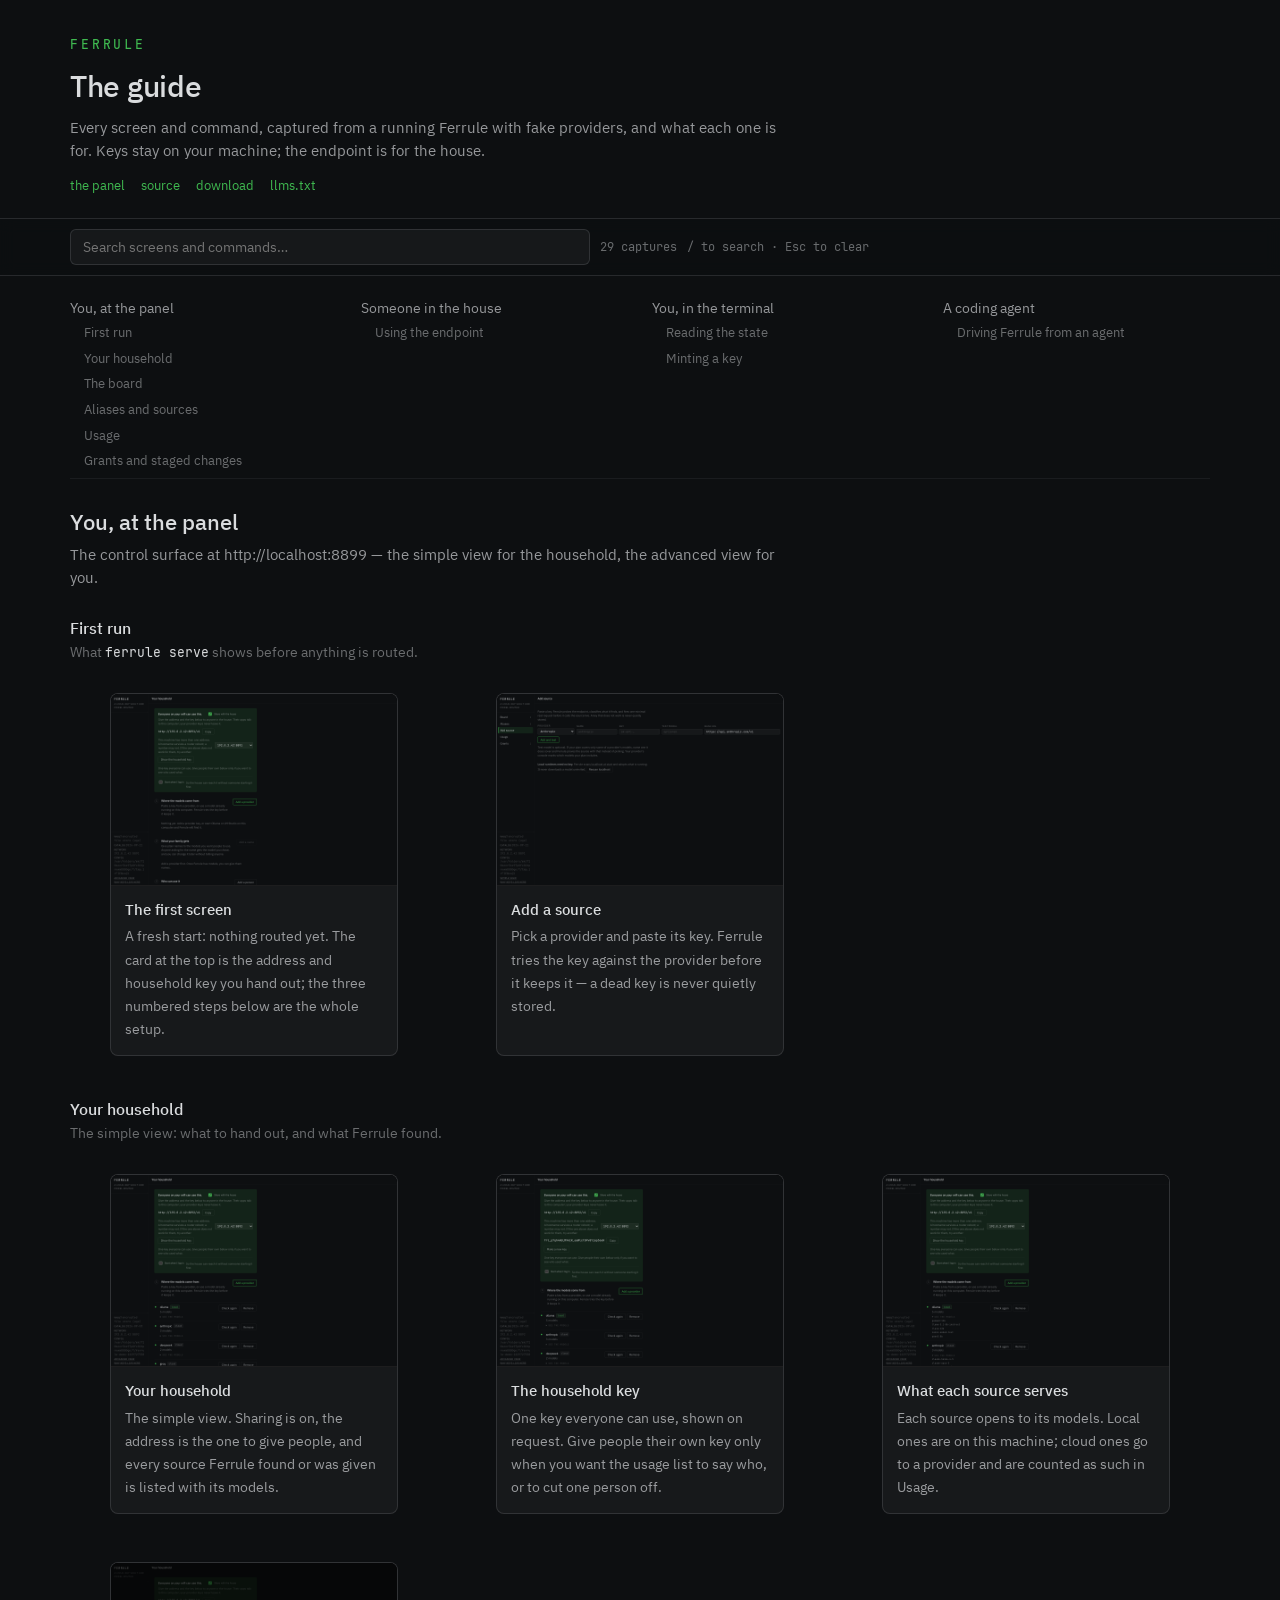
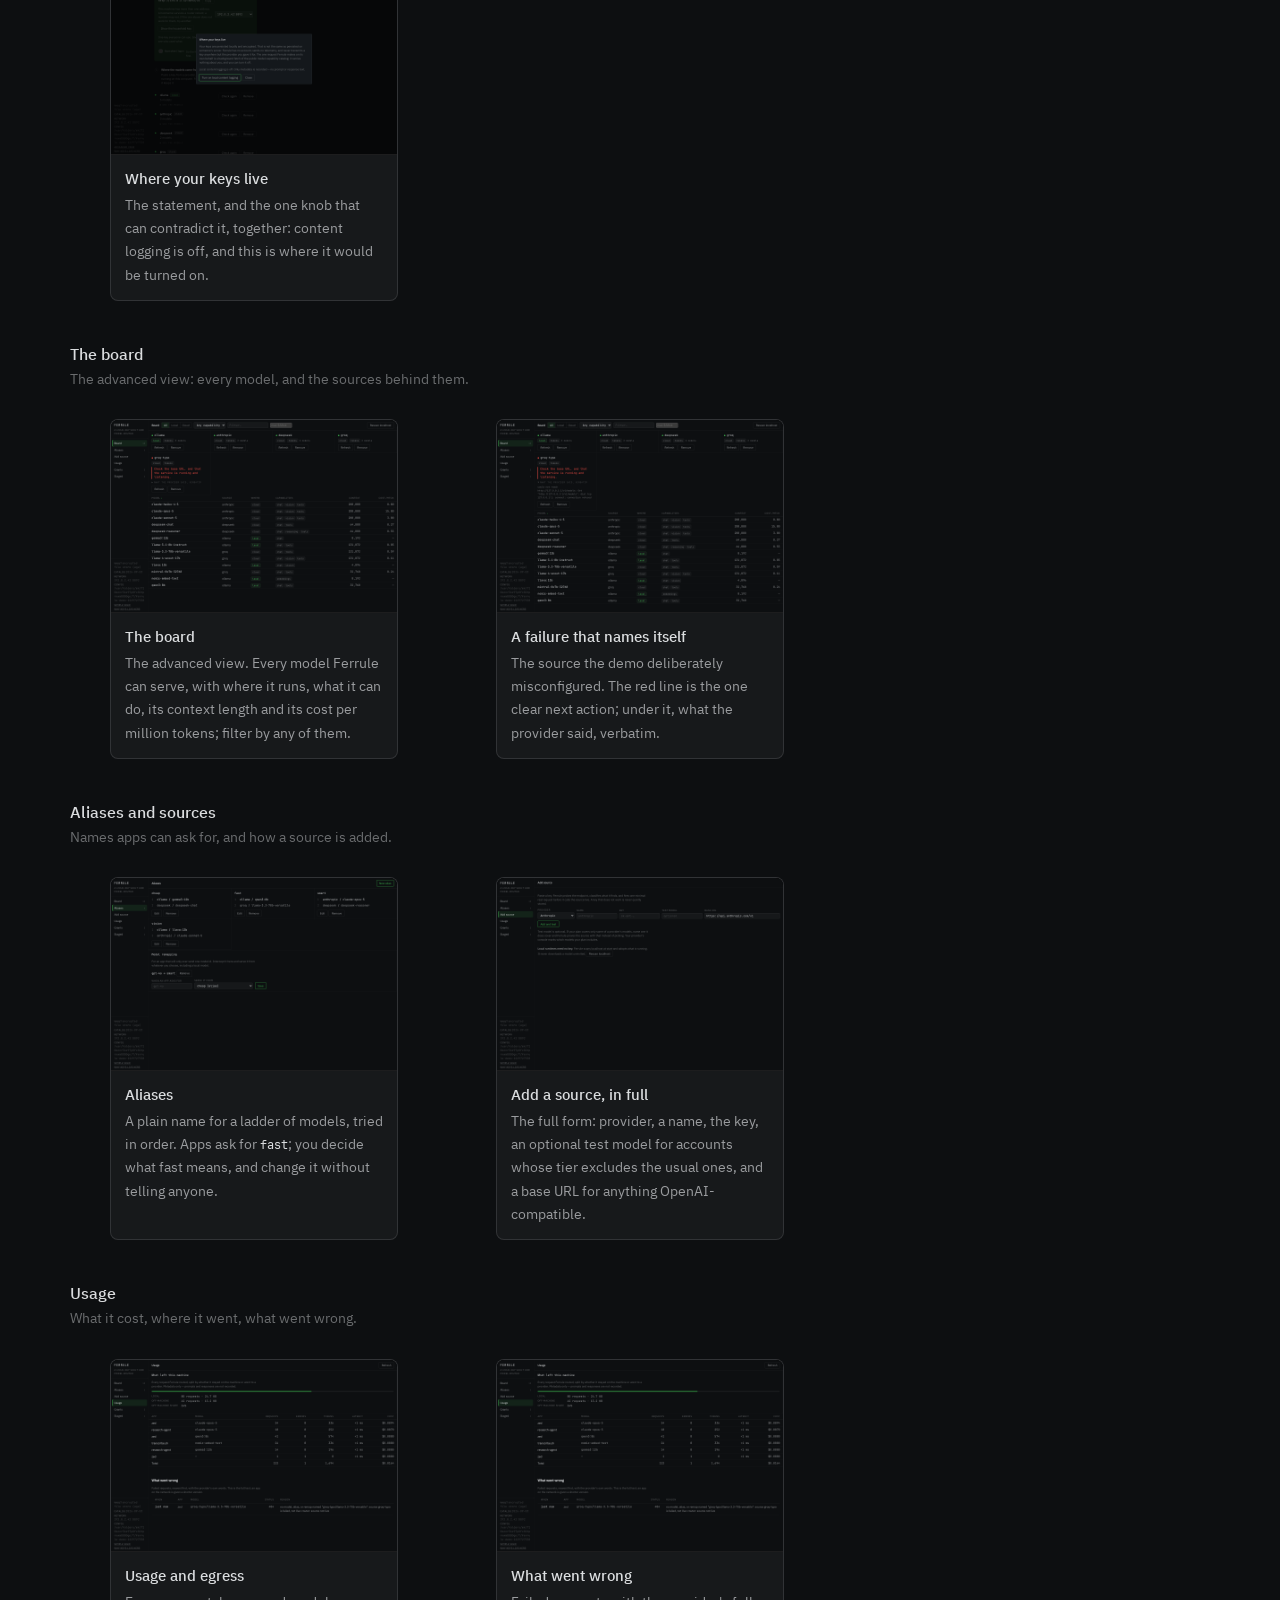
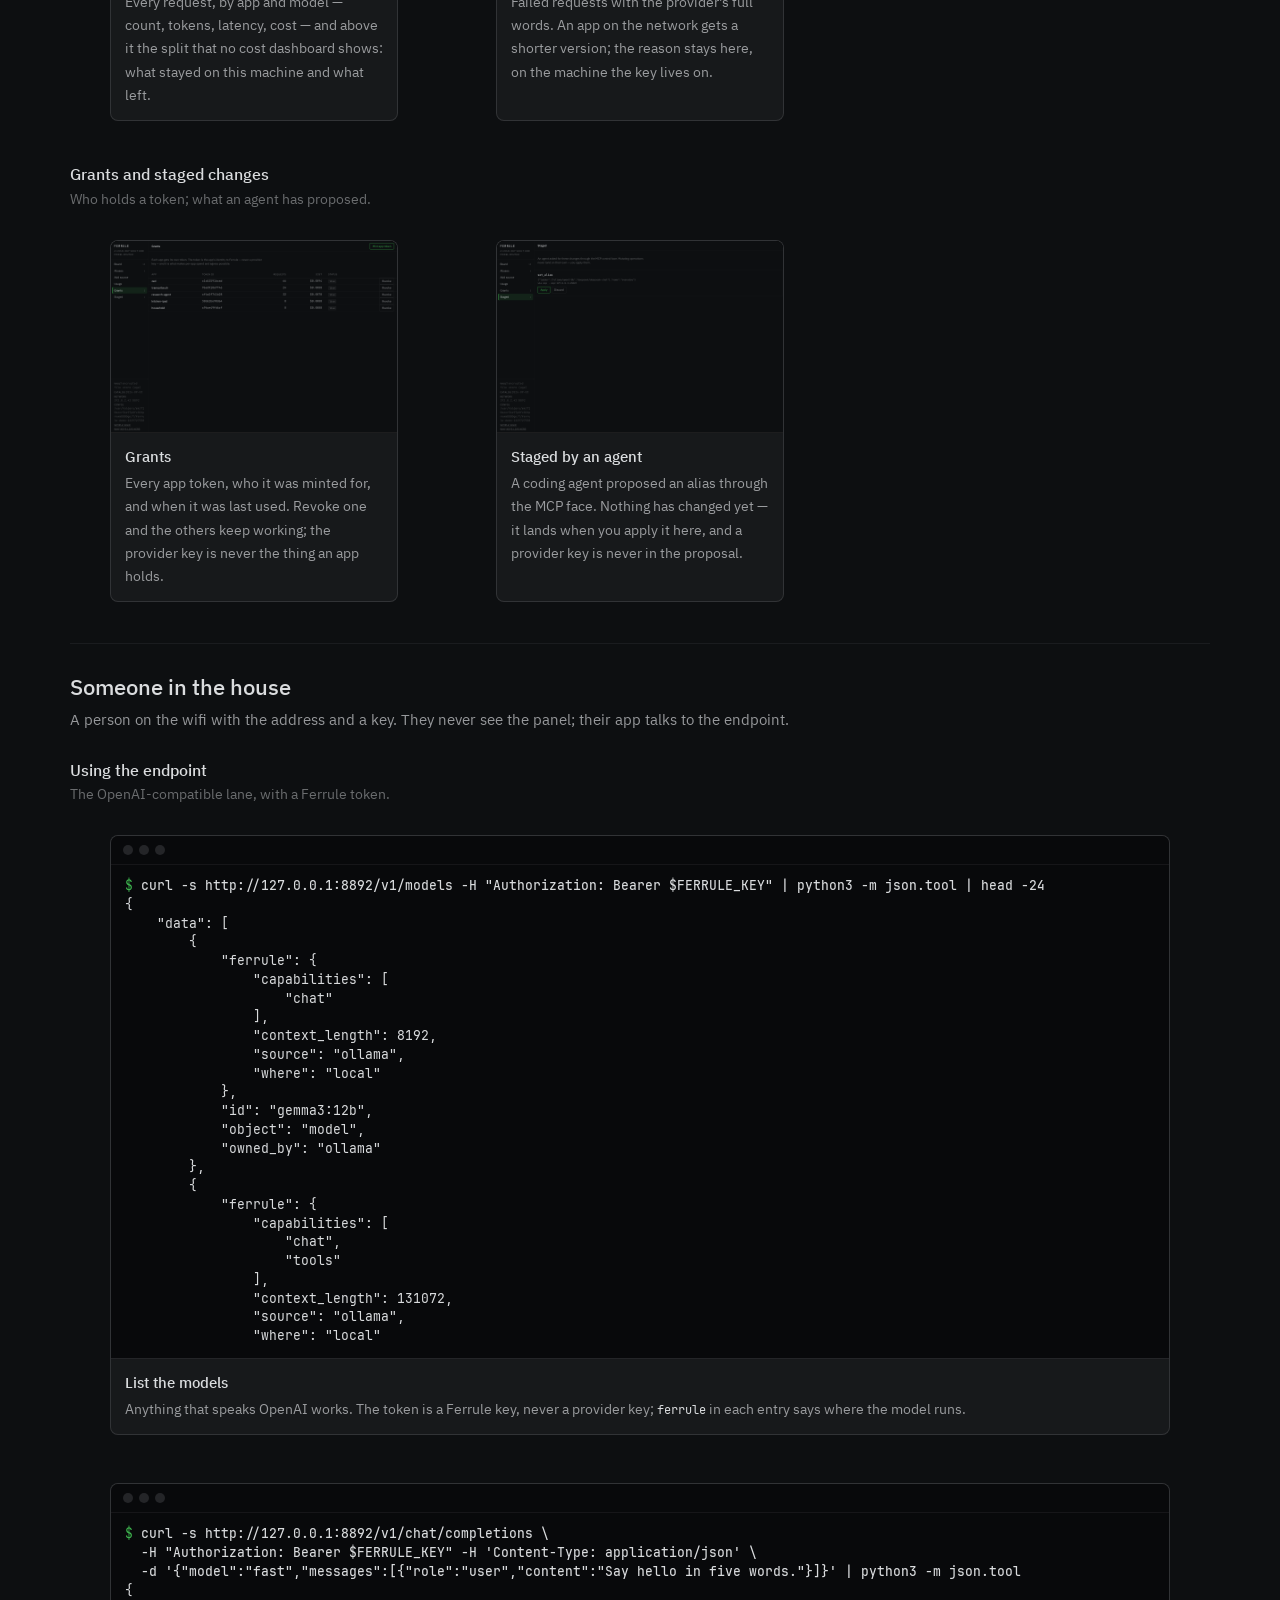
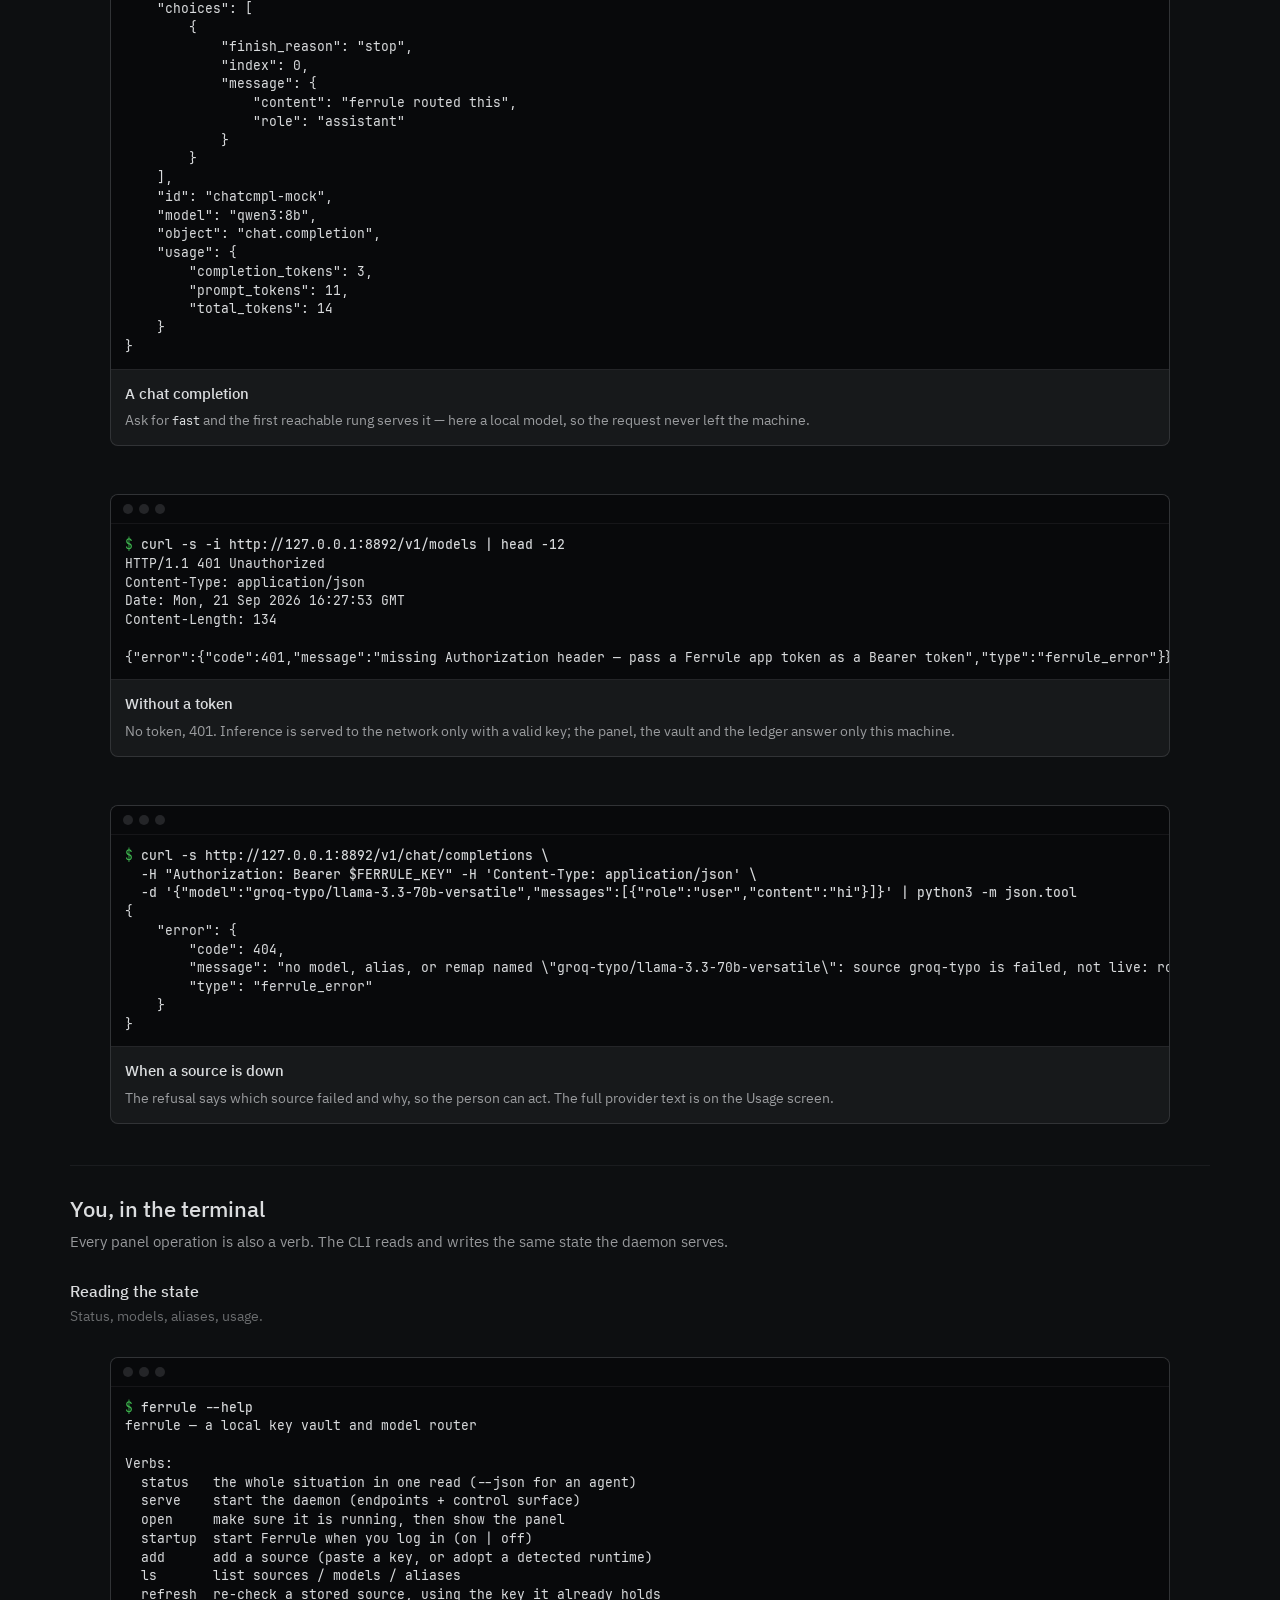
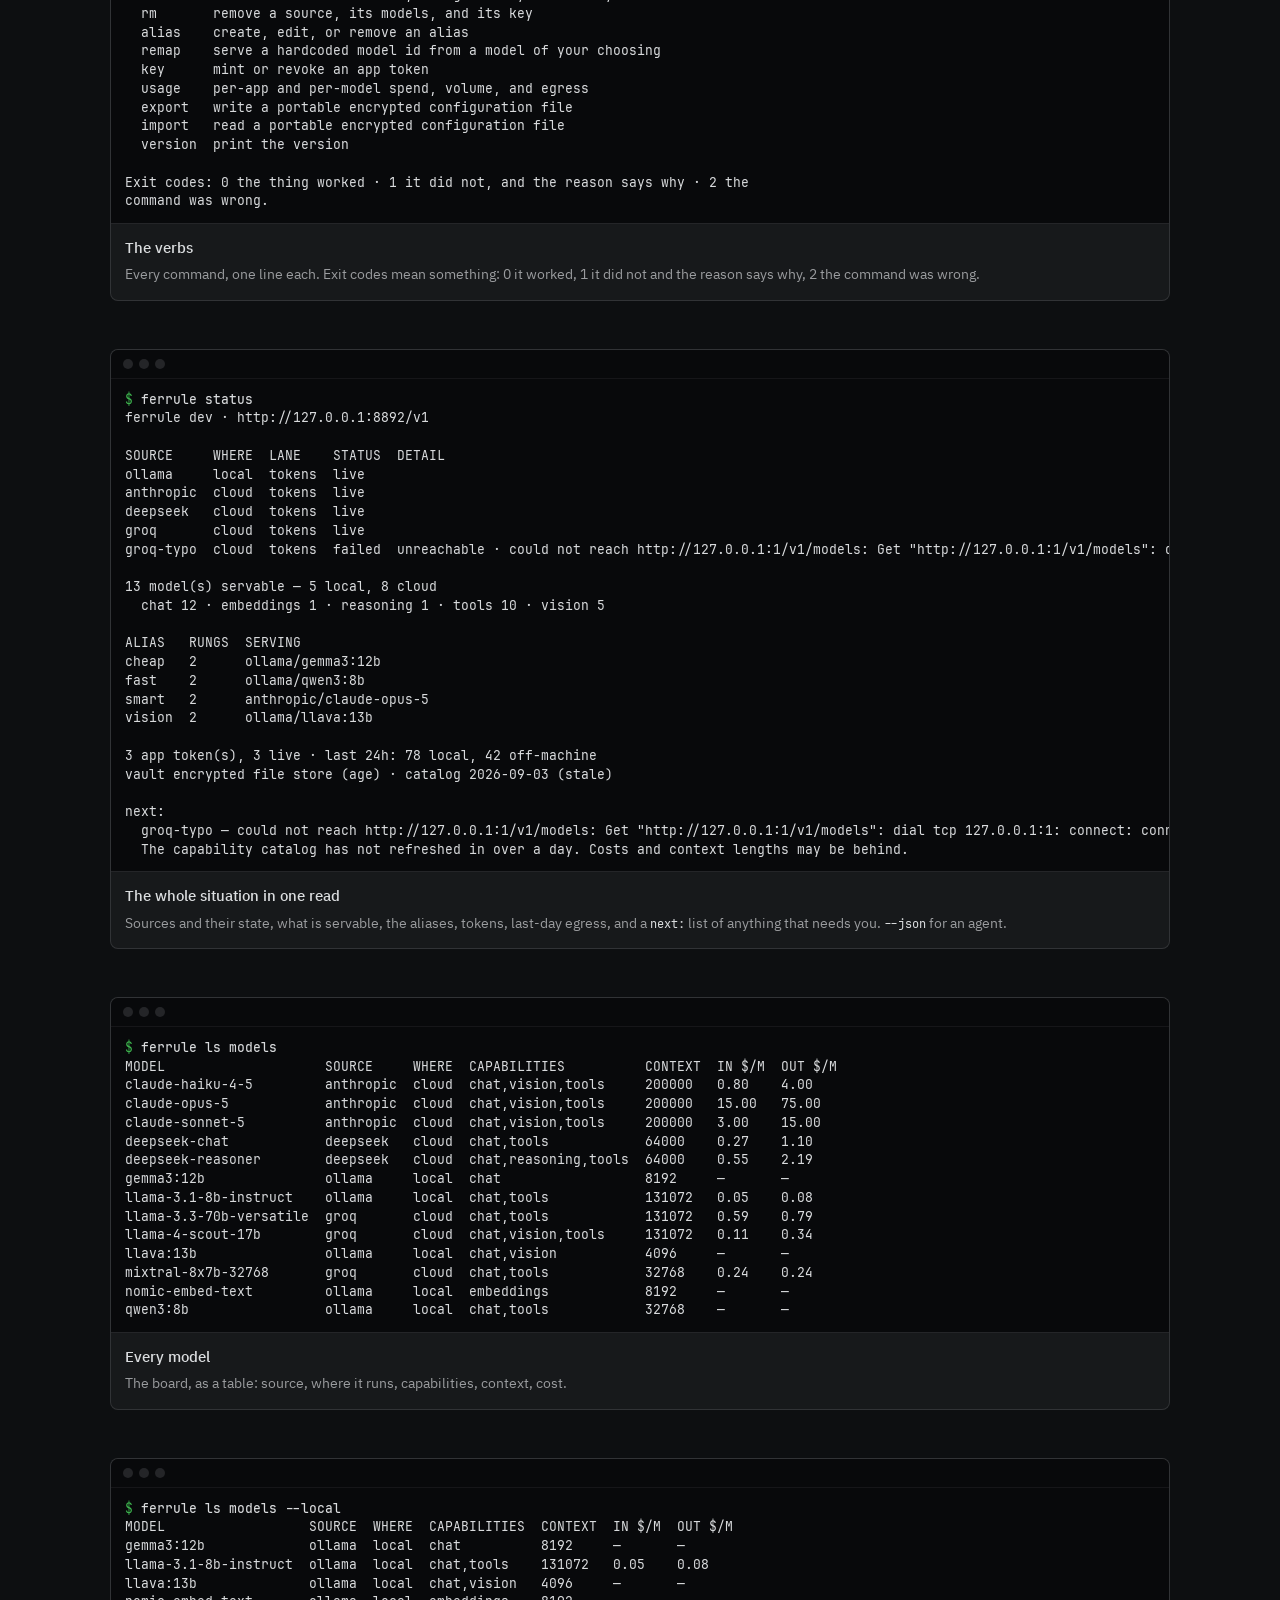
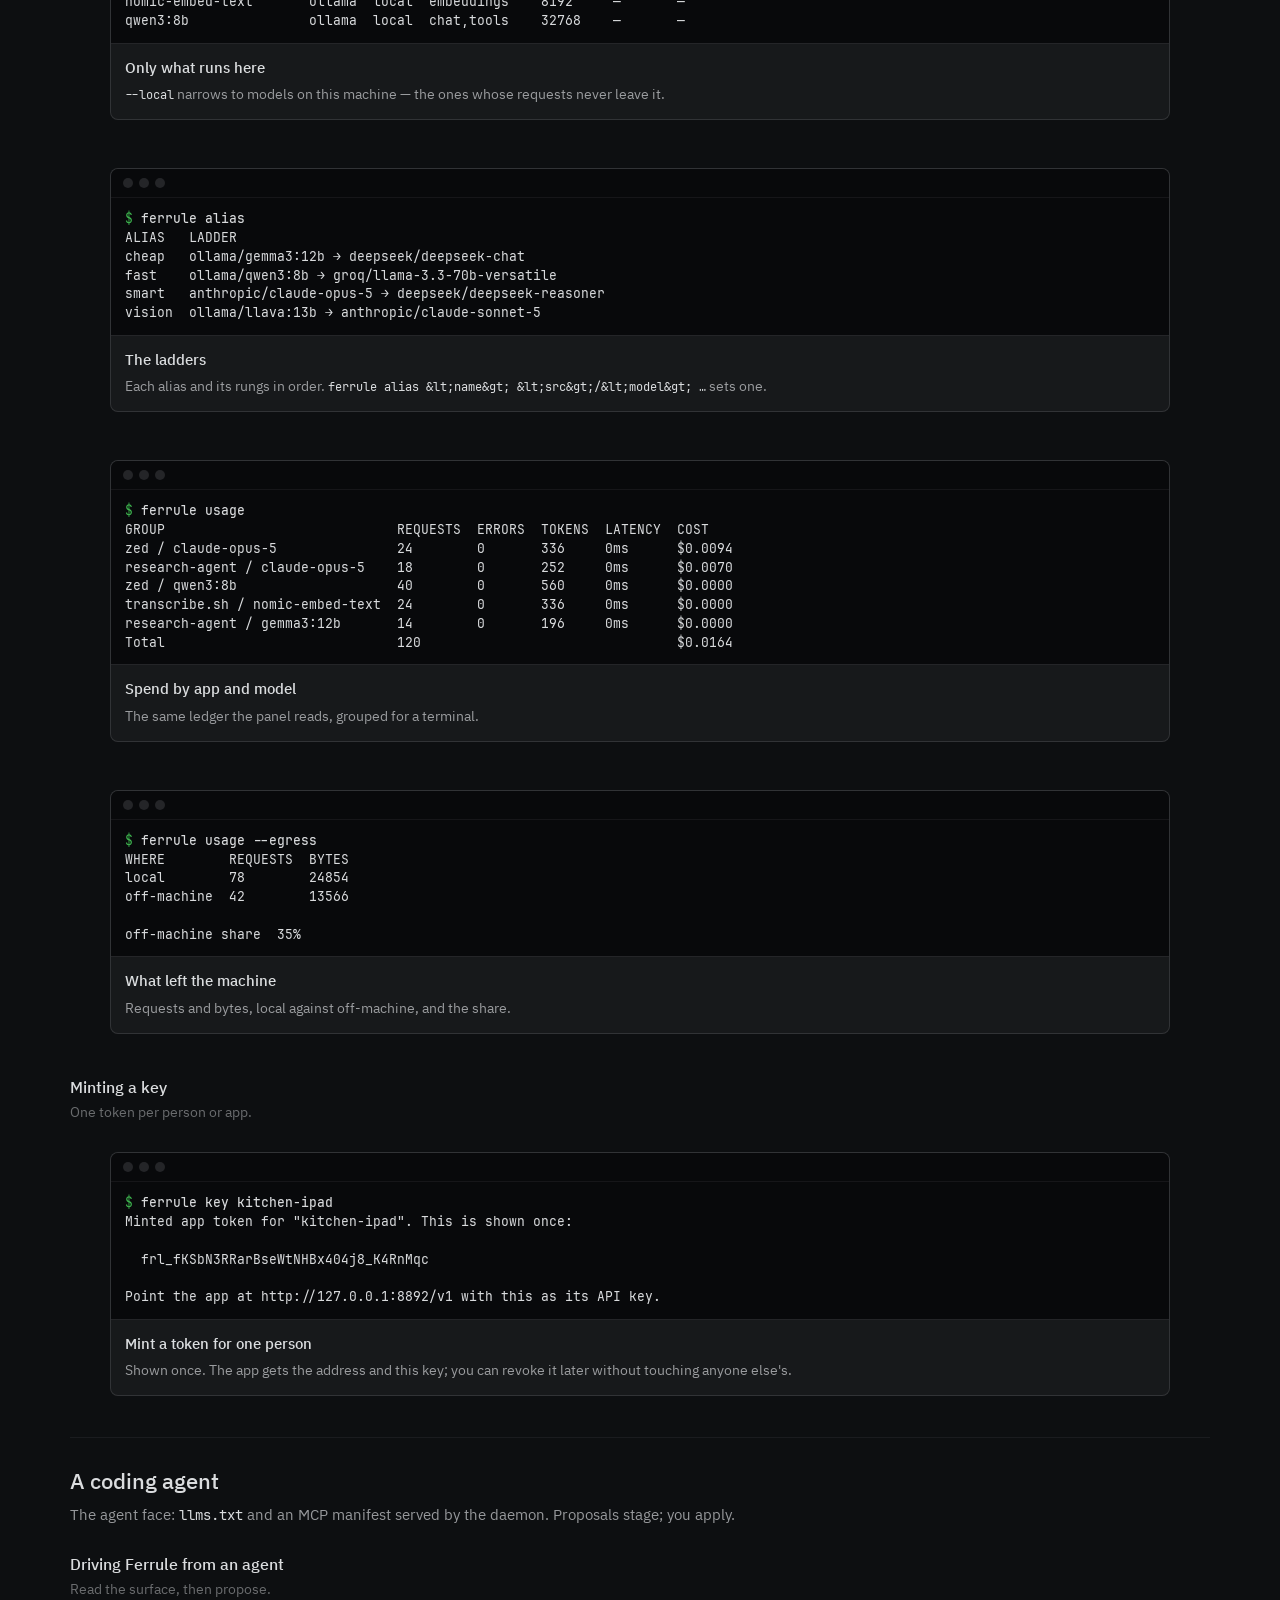
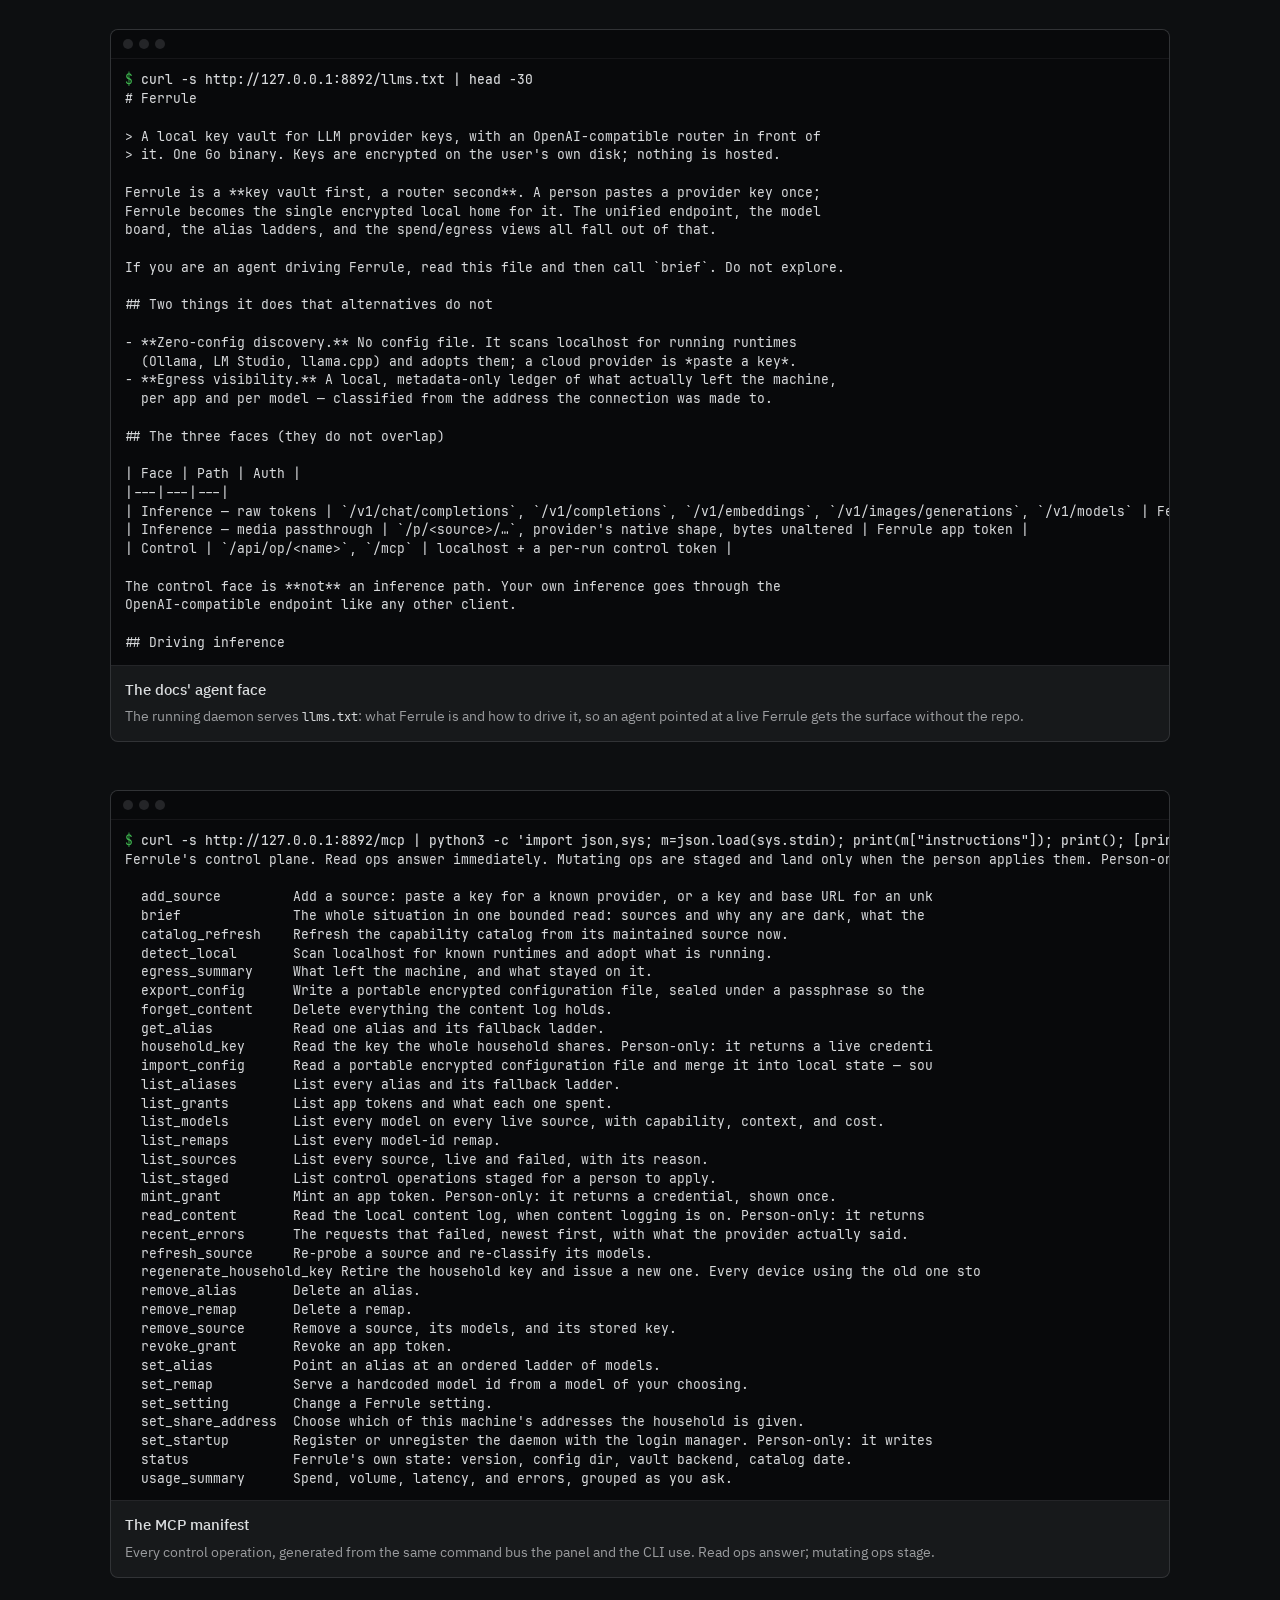
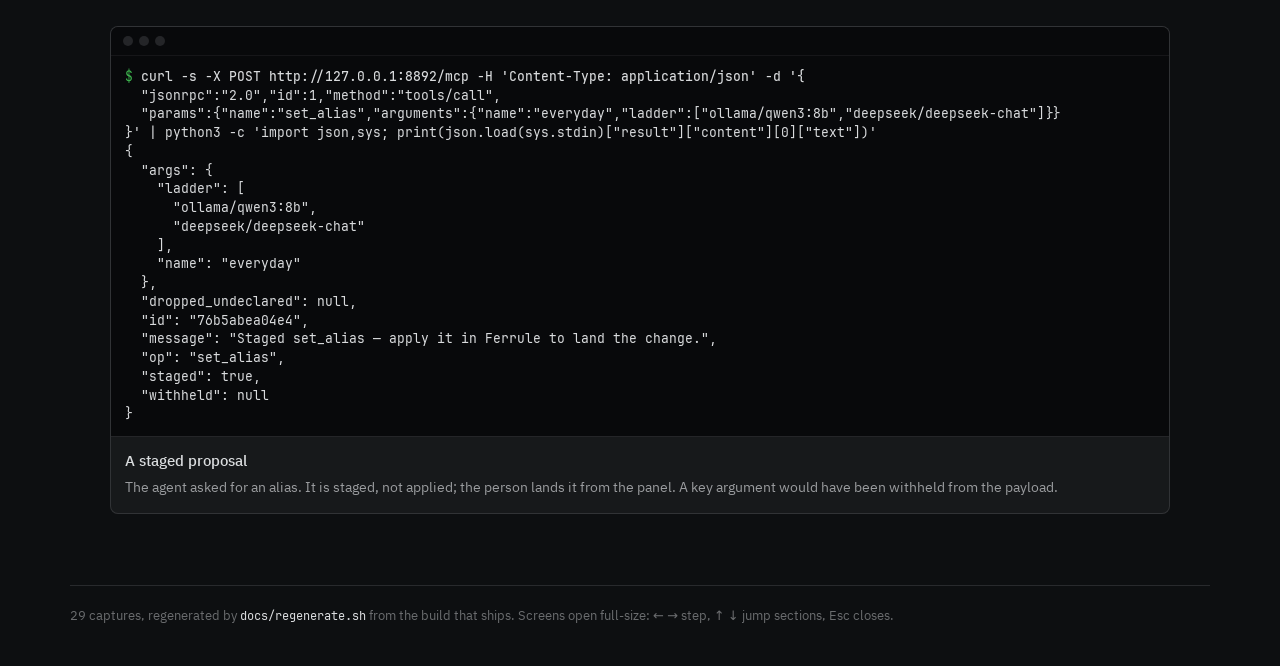
<file: docs/index.html>
<!doctype html>
<html lang="en"><head><meta charset="utf-8"><meta name="viewport" content="width=device-width,initial-scale=1">
<title>Ferrule — the guide</title>
<meta name="description" content="Every screen and command in Ferrule, the local key vault and model router, with what each one is for.">
<style>
@font-face{font-family:"Ferrule Sans";src:url(fonts/IBMPlexSans-Regular.woff2) format("woff2");font-weight:400}
@font-face{font-family:"Ferrule Sans";src:url(fonts/IBMPlexSans-Medium.woff2) format("woff2");font-weight:500}
@font-face{font-family:"Ferrule Mono";src:url(fonts/JetBrainsMono-Regular.woff2) format("woff2");font-weight:400}
@font-face{font-family:"Ferrule Mono";src:url(fonts/JetBrainsMono-Medium.woff2) format("woff2");font-weight:500}
:root{--canvas:#0d0f11;--ink-100:rgba(236,238,240,.92);--ink-70:rgba(236,238,240,.62);--ink-50:rgba(236,238,240,.42);
--ink-30:rgba(236,238,240,.24);--ink-15:rgba(236,238,240,.12);--ink-08:rgba(236,238,240,.06);--accent:#3fb950;--error:#f85149;
--fill:rgba(236,238,240,.045);--sans:"Ferrule Sans",system-ui,-apple-system,"Segoe UI",sans-serif;--mono:"Ferrule Mono",ui-monospace,SFMono-Regular,Menlo,monospace}
*{box-sizing:border-box}html{scroll-behavior:smooth}
body{margin:0;background:var(--canvas);color:var(--ink-100);font:15px/1.55 var(--sans);-webkit-font-smoothing:antialiased}
a{color:var(--accent);text-decoration:none}a:hover{text-decoration:underline}
code{font-family:var(--mono);font-size:.92em;color:var(--ink-100)}
.wrap{max-width:1180px;margin:0 auto;padding:0 20px}
header.top{border-bottom:1px solid var(--ink-15);padding:36px 0 22px}
.brand{font:500 13px var(--mono);letter-spacing:.22em;color:var(--accent)}
h1{margin:10px 0 6px;font-weight:500;font-size:30px;letter-spacing:-.01em}
.lede{margin:0;max-width:720px;color:var(--ink-70)}
.links{margin-top:14px;font-size:13px;color:var(--ink-50)}.links a{margin-right:16px}
.search{position:sticky;top:0;z-index:5;background:rgba(13,15,17,.92);backdrop-filter:blur(8px);border-bottom:1px solid var(--ink-15);padding:10px 0}
.search .wrap{display:flex;gap:10px;align-items:center}
.search input{flex:1;max-width:520px;background:var(--fill);border:1px solid var(--ink-15);border-radius:6px;color:var(--ink-100);
font:14px var(--sans);padding:8px 12px;outline:none}.search input:focus{border-color:var(--accent)}
.search .hint{font:12px var(--mono);color:var(--ink-50)}
.count{font:12px var(--mono);color:var(--ink-50)}
nav.toc{padding:22px 0 6px;font-size:14px}nav.toc ol{list-style:none;margin:0;padding:0;display:grid;grid-template-columns:repeat(auto-fill,minmax(240px,1fr));gap:4px 24px}
nav.toc li a{color:var(--ink-70)}nav.toc li ol{padding-left:14px;margin-top:2px}nav.toc li ol a{color:var(--ink-50);font-size:13px}
section.role{padding:26px 0 8px;border-top:1px solid var(--ink-08)}
section.role>h2{margin:0 0 4px;font-weight:500;font-size:22px}section.role>p{margin:0 0 18px;color:var(--ink-70);max-width:720px}
section.feature{padding:8px 0 18px}section.feature>h3{margin:0 0 2px;font-weight:500;font-size:16px}
section.feature>p{margin:0 0 14px;color:var(--ink-50);font-size:14px}
.cards{display:grid;grid-template-columns:repeat(auto-fill,minmax(340px,1fr));gap:18px}
.card{background:var(--fill);border:1px solid var(--ink-15);border-radius:8px;overflow:hidden;display:flex;flex-direction:column}
.card.hidden,section.hidden{display:none}
.card img{display:block;width:100%;height:auto;aspect-ratio:1280/860;object-fit:cover;object-position:top;cursor:zoom-in;background:#000;border-bottom:1px solid var(--ink-15)}
.card .cap{padding:12px 14px 14px}.card .cap b{display:block;font-weight:500;margin-bottom:3px}.card .cap span{color:var(--ink-70);font-size:13.5px}
.card.term{grid-column:1/-1}
.term .win{background:#08090b;border-bottom:1px solid var(--ink-15)}
.term .bar{display:flex;gap:6px;padding:9px 12px;border-bottom:1px solid var(--ink-08)}.term .bar i{width:10px;height:10px;border-radius:50%;background:var(--ink-15)}
.term pre{margin:0;padding:12px 14px;overflow-x:auto;font:12.5px/1.5 var(--mono);color:var(--ink-100);white-space:pre}
.term pre .p{color:var(--accent)}.term pre .c{color:var(--ink-100);font-weight:500}
.none{display:none;color:var(--ink-50);padding:30px 0}
footer{border-top:1px solid var(--ink-15);margin-top:30px;padding:20px 0 40px;font-size:13px;color:var(--ink-50)}
/* lightbox */
.lb{position:fixed;inset:0;background:rgba(0,0,0,.88);display:none;z-index:20;flex-direction:column;align-items:center;justify-content:center;touch-action:pan-y pinch-zoom}
.lb.open{display:flex}.lb img{max-width:96vw;max-height:78vh;object-fit:contain;border:1px solid var(--ink-15);border-radius:4px}
.lb .lcap{color:var(--ink-70);max-width:820px;padding:12px 20px 0;text-align:center;font-size:14px}.lb .lcap b{color:var(--ink-100);font-weight:500}
.lb .pos{font:12px var(--mono);color:var(--ink-50);margin-top:6px}
.lb button{position:absolute;background:var(--fill);border:1px solid var(--ink-15);color:var(--ink-100);border-radius:8px;min-width:44px;min-height:44px;font-size:20px;cursor:pointer}
.lb .x{top:14px;right:14px}.lb .prev{left:14px;top:50%;transform:translateY(-50%)}.lb .next{right:14px;top:50%;transform:translateY(-50%)}
@media (max-width:640px){h1{font-size:24px}.cards{grid-template-columns:1fr}.search .hint{display:none}.lb .prev,.lb .next{top:auto;bottom:16px;transform:none}}
</style></head>
<body>
<header class="top"><div class="wrap">
  <div class="brand">FERRULE</div>
  <h1>The guide</h1>
  <p class="lede">Every screen and command, captured from a running Ferrule with fake providers, and what each one is for. Keys stay on your machine; the endpoint is for the house.</p>
  <div class="links"><a href="../">the panel</a><a href="https://github.com/NakliTechie/ferrule">source</a><a href="https://github.com/NakliTechie/ferrule/releases/latest">download</a><a href="../llms.txt">llms.txt</a></div>
</div></header>
<div class="search"><div class="wrap"><input id="q" type="search" placeholder="Search screens and commands…" autocomplete="off" spellcheck="false"><span class="count" id="count"></span><span class="hint">/ to search · Esc to clear</span></div></div>
<div class="wrap">
<nav class="toc"><ol><li><a href="#you-at-the-panel">You, at the panel</a><ol><li><a href="#you-at-the-panel-first-run">First run</a></li><li><a href="#you-at-the-panel-your-household">Your household</a></li><li><a href="#you-at-the-panel-the-board">The board</a></li><li><a href="#you-at-the-panel-aliases-and-sources">Aliases and sources</a></li><li><a href="#you-at-the-panel-usage">Usage</a></li><li><a href="#you-at-the-panel-grants-and-staged-changes">Grants and staged changes</a></li></ol></li><li><a href="#someone-in-the-house">Someone in the house</a><ol><li><a href="#someone-in-the-house-using-the-endpoint">Using the endpoint</a></li></ol></li><li><a href="#you-in-the-terminal">You, in the terminal</a><ol><li><a href="#you-in-the-terminal-reading-the-state">Reading the state</a></li><li><a href="#you-in-the-terminal-minting-a-key">Minting a key</a></li></ol></li><li><a href="#a-coding-agent">A coding agent</a><ol><li><a href="#a-coding-agent-driving-ferrule-from-an-agent">Driving Ferrule from an agent</a></li></ol></li></ol></nav>
<section class="role" id="you-at-the-panel"><h2>You, at the panel</h2><p>The control surface at http://localhost:8899 — the simple view for the household, the advanced view for you.</p><section class="feature" id="you-at-the-panel-first-run"><h3>First run</h3><p>What <code>ferrule serve</code> shows before anything is routed.</p><div class="cards"><figure class="card shot" data-title="The first screen" data-caption="A fresh start: nothing routed yet. The card at the top is the address and household key you hand out; the three numbered steps below are the whole setup." data-role="You, at the panel" data-feature="First run" data-search="you, at the panel first run the first screen a fresh start: nothing routed yet. the card at the top is the address and household key you hand out; the three numbered steps below are the whole setup. 01-first-run-home"><img src="screenshots/owner/01-first-run-home.png" alt="The first screen" loading="lazy"><div class="cap"><b>The first screen</b><span>A fresh start: nothing routed yet. The card at the top is the address and household key you hand out; the three numbered steps below are the whole setup.</span></div></figure><figure class="card shot" data-title="Add a source" data-caption="Pick a provider and paste its key. Ferrule tries the key against the provider before it keeps it — a dead key is never quietly stored." data-role="You, at the panel" data-feature="First run" data-search="you, at the panel first run add a source pick a provider and paste its key. ferrule tries the key against the provider before it keeps it — a dead key is never quietly stored. 02-first-run-add"><img src="screenshots/owner/02-first-run-add.png" alt="Add a source" loading="lazy"><div class="cap"><b>Add a source</b><span>Pick a provider and paste its key. Ferrule tries the key against the provider before it keeps it — a dead key is never quietly stored.</span></div></figure></div></section><section class="feature" id="you-at-the-panel-your-household"><h3>Your household</h3><p>The simple view: what to hand out, and what Ferrule found.</p><div class="cards"><figure class="card shot" data-title="Your household" data-caption="The simple view. Sharing is on, the address is the one to give people, and every source Ferrule found or was given is listed with its models." data-role="You, at the panel" data-feature="Your household" data-search="you, at the panel your household your household the simple view. sharing is on, the address is the one to give people, and every source ferrule found or was given is listed with its models. 03-home"><img src="screenshots/owner/03-home.png" alt="Your household" loading="lazy"><div class="cap"><b>Your household</b><span>The simple view. Sharing is on, the address is the one to give people, and every source Ferrule found or was given is listed with its models.</span></div></figure><figure class="card shot" data-title="The household key" data-caption="One key everyone can use, shown on request. Give people their own key only when you want the usage list to say who, or to cut one person off." data-role="You, at the panel" data-feature="Your household" data-search="you, at the panel your household the household key one key everyone can use, shown on request. give people their own key only when you want the usage list to say who, or to cut one person off. 04-home-key"><img src="screenshots/owner/04-home-key.png" alt="The household key" loading="lazy"><div class="cap"><b>The household key</b><span>One key everyone can use, shown on request. Give people their own key only when you want the usage list to say who, or to cut one person off.</span></div></figure><figure class="card shot" data-title="What each source serves" data-caption="Each source opens to its models. Local ones are on this machine; cloud ones go to a provider and are counted as such in Usage." data-role="You, at the panel" data-feature="Your household" data-search="you, at the panel your household what each source serves each source opens to its models. local ones are on this machine; cloud ones go to a provider and are counted as such in usage. 04b-home-models"><img src="screenshots/owner/04b-home-models.png" alt="What each source serves" loading="lazy"><div class="cap"><b>What each source serves</b><span>Each source opens to its models. Local ones are on this machine; cloud ones go to a provider and are counted as such in Usage.</span></div></figure><figure class="card shot" data-title="Where your keys live" data-caption="The statement, and the one knob that can contradict it, together: content logging is off, and this is where it would be turned on." data-role="You, at the panel" data-feature="Your household" data-search="you, at the panel your household where your keys live the statement, and the one knob that can contradict it, together: content logging is off, and this is where it would be turned on. 13-sovereignty"><img src="screenshots/owner/13-sovereignty.png" alt="Where your keys live" loading="lazy"><div class="cap"><b>Where your keys live</b><span>The statement, and the one knob that can contradict it, together: content logging is off, and this is where it would be turned on.</span></div></figure></div></section><section class="feature" id="you-at-the-panel-the-board"><h3>The board</h3><p>The advanced view: every model, and the sources behind them.</p><div class="cards"><figure class="card shot" data-title="The board" data-caption="The advanced view. Every model Ferrule can serve, with where it runs, what it can do, its context length and its cost per million tokens; filter by any of them." data-role="You, at the panel" data-feature="The board" data-search="you, at the panel the board the board the advanced view. every model ferrule can serve, with where it runs, what it can do, its context length and its cost per million tokens; filter by any of them. 05-board"><img src="screenshots/owner/05-board.png" alt="The board" loading="lazy"><div class="cap"><b>The board</b><span>The advanced view. Every model Ferrule can serve, with where it runs, what it can do, its context length and its cost per million tokens; filter by any of them.</span></div></figure><figure class="card shot" data-title="A failure that names itself" data-caption="The source the demo deliberately misconfigured. The red line is the one clear next action; under it, what the provider said, verbatim." data-role="You, at the panel" data-feature="The board" data-search="you, at the panel the board a failure that names itself the source the demo deliberately misconfigured. the red line is the one clear next action; under it, what the provider said, verbatim. 06-board-failed"><img src="screenshots/owner/06-board-failed.png" alt="A failure that names itself" loading="lazy"><div class="cap"><b>A failure that names itself</b><span>The source the demo deliberately misconfigured. The red line is the one clear next action; under it, what the provider said, verbatim.</span></div></figure></div></section><section class="feature" id="you-at-the-panel-aliases-and-sources"><h3>Aliases and sources</h3><p>Names apps can ask for, and how a source is added.</p><div class="cards"><figure class="card shot" data-title="Aliases" data-caption="A plain name for a ladder of models, tried in order. Apps ask for `fast`; you decide what fast means, and change it without telling anyone." data-role="You, at the panel" data-feature="Aliases and sources" data-search="you, at the panel aliases and sources aliases a plain name for a ladder of models, tried in order. apps ask for `fast`; you decide what fast means, and change it without telling anyone. 07-aliases"><img src="screenshots/owner/07-aliases.png" alt="Aliases" loading="lazy"><div class="cap"><b>Aliases</b><span>A plain name for a ladder of models, tried in order. Apps ask for <code>fast</code>; you decide what fast means, and change it without telling anyone.</span></div></figure><figure class="card shot" data-title="Add a source, in full" data-caption="The full form: provider, a name, the key, an optional test model for accounts whose tier excludes the usual ones, and a base URL for anything OpenAI-compatible." data-role="You, at the panel" data-feature="Aliases and sources" data-search="you, at the panel aliases and sources add a source, in full the full form: provider, a name, the key, an optional test model for accounts whose tier excludes the usual ones, and a base url for anything openai-compatible. 08-add"><img src="screenshots/owner/08-add.png" alt="Add a source, in full" loading="lazy"><div class="cap"><b>Add a source, in full</b><span>The full form: provider, a name, the key, an optional test model for accounts whose tier excludes the usual ones, and a base URL for anything OpenAI-compatible.</span></div></figure></div></section><section class="feature" id="you-at-the-panel-usage"><h3>Usage</h3><p>What it cost, where it went, what went wrong.</p><div class="cards"><figure class="card shot" data-title="Usage and egress" data-caption="Every request, by app and model — count, tokens, latency, cost — and above it the split that no cost dashboard shows: what stayed on this machine and what left." data-role="You, at the panel" data-feature="Usage" data-search="you, at the panel usage usage and egress every request, by app and model — count, tokens, latency, cost — and above it the split that no cost dashboard shows: what stayed on this machine and what left. 09-usage"><img src="screenshots/owner/09-usage.png" alt="Usage and egress" loading="lazy"><div class="cap"><b>Usage and egress</b><span>Every request, by app and model — count, tokens, latency, cost — and above it the split that no cost dashboard shows: what stayed on this machine and what left.</span></div></figure><figure class="card shot" data-title="What went wrong" data-caption="Failed requests with the provider&#x27;s full words. An app on the network gets a shorter version; the reason stays here, on the machine the key lives on." data-role="You, at the panel" data-feature="Usage" data-search="you, at the panel usage what went wrong failed requests with the provider&#x27;s full words. an app on the network gets a shorter version; the reason stays here, on the machine the key lives on. 10-usage-errors"><img src="screenshots/owner/10-usage-errors.png" alt="What went wrong" loading="lazy"><div class="cap"><b>What went wrong</b><span>Failed requests with the provider&#x27;s full words. An app on the network gets a shorter version; the reason stays here, on the machine the key lives on.</span></div></figure></div></section><section class="feature" id="you-at-the-panel-grants-and-staged-changes"><h3>Grants and staged changes</h3><p>Who holds a token; what an agent has proposed.</p><div class="cards"><figure class="card shot" data-title="Grants" data-caption="Every app token, who it was minted for, and when it was last used. Revoke one and the others keep working; the provider key is never the thing an app holds." data-role="You, at the panel" data-feature="Grants and staged changes" data-search="you, at the panel grants and staged changes grants every app token, who it was minted for, and when it was last used. revoke one and the others keep working; the provider key is never the thing an app holds. 11-grants"><img src="screenshots/owner/11-grants.png" alt="Grants" loading="lazy"><div class="cap"><b>Grants</b><span>Every app token, who it was minted for, and when it was last used. Revoke one and the others keep working; the provider key is never the thing an app holds.</span></div></figure><figure class="card shot" data-title="Staged by an agent" data-caption="A coding agent proposed an alias through the MCP face. Nothing has changed yet — it lands when you apply it here, and a provider key is never in the proposal." data-role="You, at the panel" data-feature="Grants and staged changes" data-search="you, at the panel grants and staged changes staged by an agent a coding agent proposed an alias through the mcp face. nothing has changed yet — it lands when you apply it here, and a provider key is never in the proposal. 12-staged"><img src="screenshots/owner/12-staged.png" alt="Staged by an agent" loading="lazy"><div class="cap"><b>Staged by an agent</b><span>A coding agent proposed an alias through the MCP face. Nothing has changed yet — it lands when you apply it here, and a provider key is never in the proposal.</span></div></figure></div></section></section><section class="role" id="someone-in-the-house"><h2>Someone in the house</h2><p>A person on the wifi with the address and a key. They never see the panel; their app talks to the endpoint.</p><section class="feature" id="someone-in-the-house-using-the-endpoint"><h3>Using the endpoint</h3><p>The OpenAI-compatible lane, with a Ferrule token.</p><div class="cards"><figure class="card term" data-search="someone in the house using the endpoint list the models anything that speaks openai works. the token is a ferrule key, never a provider key; `ferrule` in each entry says where the model runs. 01-models curl -s http://127.0.0.1:8892/v1/models -h &quot;authorization: bearer $ferrule_key&quot; | python3 -m json.tool | head -24"><div class="win"><div class="bar"><i></i><i></i><i></i></div><pre><span class="p">$</span> <span class="c">curl -s http://127.0.0.1:8892/v1/models -H &quot;Authorization: Bearer $FERRULE_KEY&quot; | python3 -m json.tool | head -24</span>
{
    &quot;data&quot;: [
        {
            &quot;ferrule&quot;: {
                &quot;capabilities&quot;: [
                    &quot;chat&quot;
                ],
                &quot;context_length&quot;: 8192,
                &quot;source&quot;: &quot;ollama&quot;,
                &quot;where&quot;: &quot;local&quot;
            },
            &quot;id&quot;: &quot;gemma3:12b&quot;,
            &quot;object&quot;: &quot;model&quot;,
            &quot;owned_by&quot;: &quot;ollama&quot;
        },
        {
            &quot;ferrule&quot;: {
                &quot;capabilities&quot;: [
                    &quot;chat&quot;,
                    &quot;tools&quot;
                ],
                &quot;context_length&quot;: 131072,
                &quot;source&quot;: &quot;ollama&quot;,
                &quot;where&quot;: &quot;local&quot;
</pre></div><div class="cap"><b>List the models</b><span>Anything that speaks OpenAI works. The token is a Ferrule key, never a provider key; <code>ferrule</code> in each entry says where the model runs.</span></div></figure><figure class="card term" data-search="someone in the house using the endpoint a chat completion ask for `fast` and the first reachable rung serves it — here a local model, so the request never left the machine. 02-chat curl -s http://127.0.0.1:8892/v1/chat/completions \
  -h &quot;authorization: bearer $ferrule_key&quot; -h &#x27;content-type: application/json&#x27; \
  -d &#x27;{&quot;model&quot;:&quot;fast&quot;,&quot;messages&quot;:[{&quot;role&quot;:&quot;user&quot;,&quot;content&quot;:&quot;say hello in five words.&quot;}]}&#x27; | python3 -m json.tool"><div class="win"><div class="bar"><i></i><i></i><i></i></div><pre><span class="p">$</span> <span class="c">curl -s http://127.0.0.1:8892/v1/chat/completions \
  -H &quot;Authorization: Bearer $FERRULE_KEY&quot; -H &#x27;Content-Type: application/json&#x27; \
  -d &#x27;{&quot;model&quot;:&quot;fast&quot;,&quot;messages&quot;:[{&quot;role&quot;:&quot;user&quot;,&quot;content&quot;:&quot;Say hello in five words.&quot;}]}&#x27; | python3 -m json.tool</span>
{
    &quot;choices&quot;: [
        {
            &quot;finish_reason&quot;: &quot;stop&quot;,
            &quot;index&quot;: 0,
            &quot;message&quot;: {
                &quot;content&quot;: &quot;ferrule routed this&quot;,
                &quot;role&quot;: &quot;assistant&quot;
            }
        }
    ],
    &quot;id&quot;: &quot;chatcmpl-mock&quot;,
    &quot;model&quot;: &quot;qwen3:8b&quot;,
    &quot;object&quot;: &quot;chat.completion&quot;,
    &quot;usage&quot;: {
        &quot;completion_tokens&quot;: 3,
        &quot;prompt_tokens&quot;: 11,
        &quot;total_tokens&quot;: 14
    }
}
</pre></div><div class="cap"><b>A chat completion</b><span>Ask for <code>fast</code> and the first reachable rung serves it — here a local model, so the request never left the machine.</span></div></figure><figure class="card term" data-search="someone in the house using the endpoint without a token no token, 401. inference is served to the network only with a valid key; the panel, the vault and the ledger answer only this machine. 03-no-token curl -s -i http://127.0.0.1:8892/v1/models | head -12"><div class="win"><div class="bar"><i></i><i></i><i></i></div><pre><span class="p">$</span> <span class="c">curl -s -i http://127.0.0.1:8892/v1/models | head -12</span>
HTTP/1.1 401 Unauthorized
Content-Type: application/json
Date: Mon, 21 Sep 2026 16:27:53 GMT
Content-Length: 134

{&quot;error&quot;:{&quot;code&quot;:401,&quot;message&quot;:&quot;missing Authorization header — pass a Ferrule app token as a Bearer token&quot;,&quot;type&quot;:&quot;ferrule_error&quot;}}
</pre></div><div class="cap"><b>Without a token</b><span>No token, 401. Inference is served to the network only with a valid key; the panel, the vault and the ledger answer only this machine.</span></div></figure><figure class="card term" data-search="someone in the house using the endpoint when a source is down the refusal says which source failed and why, so the person can act. the full provider text is on the usage screen. 04-failed-request curl -s http://127.0.0.1:8892/v1/chat/completions \
  -h &quot;authorization: bearer $ferrule_key&quot; -h &#x27;content-type: application/json&#x27; \
  -d &#x27;{&quot;model&quot;:&quot;groq-typo/llama-3.3-70b-versatile&quot;,&quot;messages&quot;:[{&quot;role&quot;:&quot;user&quot;,&quot;content&quot;:&quot;hi&quot;}]}&#x27; | python3 -m json.tool"><div class="win"><div class="bar"><i></i><i></i><i></i></div><pre><span class="p">$</span> <span class="c">curl -s http://127.0.0.1:8892/v1/chat/completions \
  -H &quot;Authorization: Bearer $FERRULE_KEY&quot; -H &#x27;Content-Type: application/json&#x27; \
  -d &#x27;{&quot;model&quot;:&quot;groq-typo/llama-3.3-70b-versatile&quot;,&quot;messages&quot;:[{&quot;role&quot;:&quot;user&quot;,&quot;content&quot;:&quot;hi&quot;}]}&#x27; | python3 -m json.tool</span>
{
    &quot;error&quot;: {
        &quot;code&quot;: 404,
        &quot;message&quot;: &quot;no model, alias, or remap named \&quot;groq-typo/llama-3.3-70b-versatile\&quot;: source groq-typo is failed, not live: router: source not live&quot;,
        &quot;type&quot;: &quot;ferrule_error&quot;
    }
}
</pre></div><div class="cap"><b>When a source is down</b><span>The refusal says which source failed and why, so the person can act. The full provider text is on the Usage screen.</span></div></figure></div></section></section><section class="role" id="you-in-the-terminal"><h2>You, in the terminal</h2><p>Every panel operation is also a verb. The CLI reads and writes the same state the daemon serves.</p><section class="feature" id="you-in-the-terminal-reading-the-state"><h3>Reading the state</h3><p>Status, models, aliases, usage.</p><div class="cards"><figure class="card term" data-search="you, in the terminal reading the state the verbs every command, one line each. exit codes mean something: 0 it worked, 1 it did not and the reason says why, 2 the command was wrong. 01-help ferrule --help"><div class="win"><div class="bar"><i></i><i></i><i></i></div><pre><span class="p">$</span> <span class="c">ferrule --help</span>
ferrule — a local key vault and model router

Verbs:
  status   the whole situation in one read (--json for an agent)
  serve    start the daemon (endpoints + control surface)
  open     make sure it is running, then show the panel
  startup  start Ferrule when you log in (on | off)
  add      add a source (paste a key, or adopt a detected runtime)
  ls       list sources / models / aliases
  refresh  re-check a stored source, using the key it already holds
  rm       remove a source, its models, and its key
  alias    create, edit, or remove an alias
  remap    serve a hardcoded model id from a model of your choosing
  key      mint or revoke an app token
  usage    per-app and per-model spend, volume, and egress
  export   write a portable encrypted configuration file
  import   read a portable encrypted configuration file
  version  print the version

Exit codes: 0 the thing worked · 1 it did not, and the reason says why · 2 the
command was wrong.
</pre></div><div class="cap"><b>The verbs</b><span>Every command, one line each. Exit codes mean something: 0 it worked, 1 it did not and the reason says why, 2 the command was wrong.</span></div></figure><figure class="card term" data-search="you, in the terminal reading the state the whole situation in one read sources and their state, what is servable, the aliases, tokens, last-day egress, and a `next:` list of anything that needs you. `--json` for an agent. 02-status ferrule status"><div class="win"><div class="bar"><i></i><i></i><i></i></div><pre><span class="p">$</span> <span class="c">ferrule status</span>
ferrule dev · http://127.0.0.1:8892/v1

SOURCE     WHERE  LANE    STATUS  DETAIL
ollama     local  tokens  live    
anthropic  cloud  tokens  live    
deepseek   cloud  tokens  live    
groq       cloud  tokens  live    
groq-typo  cloud  tokens  failed  unreachable · could not reach http://127.0.0.1:1/v1/models: Get &quot;http://127.0.0.1:1/v1/models&quot;: dial tcp…

13 model(s) servable — 5 local, 8 cloud
  chat 12 · embeddings 1 · reasoning 1 · tools 10 · vision 5

ALIAS   RUNGS  SERVING
cheap   2      ollama/gemma3:12b
fast    2      ollama/qwen3:8b
smart   2      anthropic/claude-opus-5
vision  2      ollama/llava:13b

3 app token(s), 3 live · last 24h: 78 local, 42 off-machine
vault encrypted file store (age) · catalog 2026-09-03 (stale)

next:
  groq-typo — could not reach http://127.0.0.1:1/v1/models: Get &quot;http://127.0.0.1:1/v1/models&quot;: dial tcp 127.0.0.1:1: connect: connection refused  ·  Check the base URL, and that the service is running and listening.
  The capability catalog has not refreshed in over a day. Costs and context lengths may be behind.
</pre></div><div class="cap"><b>The whole situation in one read</b><span>Sources and their state, what is servable, the aliases, tokens, last-day egress, and a <code>next:</code> list of anything that needs you. <code>--json</code> for an agent.</span></div></figure><figure class="card term" data-search="you, in the terminal reading the state every model the board, as a table: source, where it runs, capabilities, context, cost. 03-ls-models ferrule ls models"><div class="win"><div class="bar"><i></i><i></i><i></i></div><pre><span class="p">$</span> <span class="c">ferrule ls models</span>
MODEL                    SOURCE     WHERE  CAPABILITIES          CONTEXT  IN $/M  OUT $/M
claude-haiku-4-5         anthropic  cloud  chat,vision,tools     200000   0.80    4.00
claude-opus-5            anthropic  cloud  chat,vision,tools     200000   15.00   75.00
claude-sonnet-5          anthropic  cloud  chat,vision,tools     200000   3.00    15.00
deepseek-chat            deepseek   cloud  chat,tools            64000    0.27    1.10
deepseek-reasoner        deepseek   cloud  chat,reasoning,tools  64000    0.55    2.19
gemma3:12b               ollama     local  chat                  8192     —       —
llama-3.1-8b-instruct    ollama     local  chat,tools            131072   0.05    0.08
llama-3.3-70b-versatile  groq       cloud  chat,tools            131072   0.59    0.79
llama-4-scout-17b        groq       cloud  chat,vision,tools     131072   0.11    0.34
llava:13b                ollama     local  chat,vision           4096     —       —
mixtral-8x7b-32768       groq       cloud  chat,tools            32768    0.24    0.24
nomic-embed-text         ollama     local  embeddings            8192     —       —
qwen3:8b                 ollama     local  chat,tools            32768    —       —
</pre></div><div class="cap"><b>Every model</b><span>The board, as a table: source, where it runs, capabilities, context, cost.</span></div></figure><figure class="card term" data-search="you, in the terminal reading the state only what runs here `--local` narrows to models on this machine — the ones whose requests never leave it. 04-ls-local ferrule ls models --local"><div class="win"><div class="bar"><i></i><i></i><i></i></div><pre><span class="p">$</span> <span class="c">ferrule ls models --local</span>
MODEL                  SOURCE  WHERE  CAPABILITIES  CONTEXT  IN $/M  OUT $/M
gemma3:12b             ollama  local  chat          8192     —       —
llama-3.1-8b-instruct  ollama  local  chat,tools    131072   0.05    0.08
llava:13b              ollama  local  chat,vision   4096     —       —
nomic-embed-text       ollama  local  embeddings    8192     —       —
qwen3:8b               ollama  local  chat,tools    32768    —       —
</pre></div><div class="cap"><b>Only what runs here</b><span><code>--local</code> narrows to models on this machine — the ones whose requests never leave it.</span></div></figure><figure class="card term" data-search="you, in the terminal reading the state the ladders each alias and its rungs in order. `ferrule alias &lt;name&gt; &lt;src&gt;/&lt;model&gt; …` sets one. 05-alias ferrule alias"><div class="win"><div class="bar"><i></i><i></i><i></i></div><pre><span class="p">$</span> <span class="c">ferrule alias</span>
ALIAS   LADDER
cheap   ollama/gemma3:12b → deepseek/deepseek-chat
fast    ollama/qwen3:8b → groq/llama-3.3-70b-versatile
smart   anthropic/claude-opus-5 → deepseek/deepseek-reasoner
vision  ollama/llava:13b → anthropic/claude-sonnet-5
</pre></div><div class="cap"><b>The ladders</b><span>Each alias and its rungs in order. <code>ferrule alias &amp;lt;name&amp;gt; &amp;lt;src&amp;gt;/&amp;lt;model&amp;gt; …</code> sets one.</span></div></figure><figure class="card term" data-search="you, in the terminal reading the state spend by app and model the same ledger the panel reads, grouped for a terminal. 06-usage ferrule usage"><div class="win"><div class="bar"><i></i><i></i><i></i></div><pre><span class="p">$</span> <span class="c">ferrule usage</span>
GROUP                             REQUESTS  ERRORS  TOKENS  LATENCY  COST
zed / claude-opus-5               24        0       336     0ms      $0.0094
research-agent / claude-opus-5    18        0       252     0ms      $0.0070
zed / qwen3:8b                    40        0       560     0ms      $0.0000
transcribe.sh / nomic-embed-text  24        0       336     0ms      $0.0000
research-agent / gemma3:12b       14        0       196     0ms      $0.0000
Total                             120                                $0.0164
</pre></div><div class="cap"><b>Spend by app and model</b><span>The same ledger the panel reads, grouped for a terminal.</span></div></figure><figure class="card term" data-search="you, in the terminal reading the state what left the machine requests and bytes, local against off-machine, and the share. 07-usage-egress ferrule usage --egress"><div class="win"><div class="bar"><i></i><i></i><i></i></div><pre><span class="p">$</span> <span class="c">ferrule usage --egress</span>
WHERE        REQUESTS  BYTES
local        78        24854
off-machine  42        13566

off-machine share  35%
</pre></div><div class="cap"><b>What left the machine</b><span>Requests and bytes, local against off-machine, and the share.</span></div></figure></div></section><section class="feature" id="you-in-the-terminal-minting-a-key"><h3>Minting a key</h3><p>One token per person or app.</p><div class="cards"><figure class="card term" data-search="you, in the terminal minting a key mint a token for one person shown once. the app gets the address and this key; you can revoke it later without touching anyone else&#x27;s. 08-key ferrule key kitchen-ipad"><div class="win"><div class="bar"><i></i><i></i><i></i></div><pre><span class="p">$</span> <span class="c">ferrule key kitchen-ipad</span>
Minted app token for &quot;kitchen-ipad&quot;. This is shown once:

  frl_fKSbN3RRarBseWtNHBx404j8_K4RnMqc

Point the app at http://127.0.0.1:8892/v1 with this as its API key.
</pre></div><div class="cap"><b>Mint a token for one person</b><span>Shown once. The app gets the address and this key; you can revoke it later without touching anyone else&#x27;s.</span></div></figure></div></section></section><section class="role" id="a-coding-agent"><h2>A coding agent</h2><p>The agent face: <code>llms.txt</code> and an MCP manifest served by the daemon. Proposals stage; you apply.</p><section class="feature" id="a-coding-agent-driving-ferrule-from-an-agent"><h3>Driving Ferrule from an agent</h3><p>Read the surface, then propose.</p><div class="cards"><figure class="card term" data-search="a coding agent driving ferrule from an agent the docs&#x27; agent face the running daemon serves `llms.txt`: what ferrule is and how to drive it, so an agent pointed at a live ferrule gets the surface without the repo. 01-llms-txt curl -s http://127.0.0.1:8892/llms.txt | head -30"><div class="win"><div class="bar"><i></i><i></i><i></i></div><pre><span class="p">$</span> <span class="c">curl -s http://127.0.0.1:8892/llms.txt | head -30</span>
# Ferrule

&gt; A local key vault for LLM provider keys, with an OpenAI-compatible router in front of
&gt; it. One Go binary. Keys are encrypted on the user&#x27;s own disk; nothing is hosted.

Ferrule is a **key vault first, a router second**. A person pastes a provider key once;
Ferrule becomes the single encrypted local home for it. The unified endpoint, the model
board, the alias ladders, and the spend/egress views all fall out of that.

If you are an agent driving Ferrule, read this file and then call `brief`. Do not explore.

## Two things it does that alternatives do not

- **Zero-config discovery.** No config file. It scans localhost for running runtimes
  (Ollama, LM Studio, llama.cpp) and adopts them; a cloud provider is *paste a key*.
- **Egress visibility.** A local, metadata-only ledger of what actually left the machine,
  per app and per model — classified from the address the connection was made to.

## The three faces (they do not overlap)

| Face | Path | Auth |
|---|---|---|
| Inference — raw tokens | `/v1/chat/completions`, `/v1/completions`, `/v1/embeddings`, `/v1/images/generations`, `/v1/models` | Ferrule app token, Bearer |
| Inference — media passthrough | `/p/&lt;source&gt;/…`, provider&#x27;s native shape, bytes unaltered | Ferrule app token |
| Control | `/api/op/&lt;name&gt;`, `/mcp` | localhost + a per-run control token |

The control face is **not** an inference path. Your own inference goes through the
OpenAI-compatible endpoint like any other client.

## Driving inference
</pre></div><div class="cap"><b>The docs&#x27; agent face</b><span>The running daemon serves <code>llms.txt</code>: what Ferrule is and how to drive it, so an agent pointed at a live Ferrule gets the surface without the repo.</span></div></figure><figure class="card term" data-search="a coding agent driving ferrule from an agent the mcp manifest every control operation, generated from the same command bus the panel and the cli use. read ops answer; mutating ops stage. 02-mcp-manifest curl -s http://127.0.0.1:8892/mcp | python3 -c &#x27;import json,sys; m=json.load(sys.stdin); print(m[&quot;instructions&quot;]); print(); [print(&quot;  &quot;+t[&quot;name&quot;].ljust(18), t[&quot;description&quot;][:80]) for t in m[&quot;tools&quot;]]&#x27;"><div class="win"><div class="bar"><i></i><i></i><i></i></div><pre><span class="p">$</span> <span class="c">curl -s http://127.0.0.1:8892/mcp | python3 -c &#x27;import json,sys; m=json.load(sys.stdin); print(m[&quot;instructions&quot;]); print(); [print(&quot;  &quot;+t[&quot;name&quot;].ljust(18), t[&quot;description&quot;][:80]) for t in m[&quot;tools&quot;]]&#x27;</span>
Ferrule&#x27;s control plane. Read ops answer immediately. Mutating ops are staged and land only when the person applies them. Person-only ops cannot be delegated. Inference does not go through here: point your client at the OpenAI-compatible endpoint with a Ferrule app token.

  add_source         Add a source: paste a key for a known provider, or a key and base URL for an unk
  brief              The whole situation in one bounded read: sources and why any are dark, what the 
  catalog_refresh    Refresh the capability catalog from its maintained source now.
  detect_local       Scan localhost for known runtimes and adopt what is running.
  egress_summary     What left the machine, and what stayed on it.
  export_config      Write a portable encrypted configuration file, sealed under a passphrase so the 
  forget_content     Delete everything the content log holds.
  get_alias          Read one alias and its fallback ladder.
  household_key      Read the key the whole household shares. Person-only: it returns a live credenti
  import_config      Read a portable encrypted configuration file and merge it into local state — sou
  list_aliases       List every alias and its fallback ladder.
  list_grants        List app tokens and what each one spent.
  list_models        List every model on every live source, with capability, context, and cost.
  list_remaps        List every model-id remap.
  list_sources       List every source, live and failed, with its reason.
  list_staged        List control operations staged for a person to apply.
  mint_grant         Mint an app token. Person-only: it returns a credential, shown once.
  read_content       Read the local content log, when content logging is on. Person-only: it returns 
  recent_errors      The requests that failed, newest first, with what the provider actually said.
  refresh_source     Re-probe a source and re-classify its models.
  regenerate_household_key Retire the household key and issue a new one. Every device using the old one sto
  remove_alias       Delete an alias.
  remove_remap       Delete a remap.
  remove_source      Remove a source, its models, and its stored key.
  revoke_grant       Revoke an app token.
  set_alias          Point an alias at an ordered ladder of models.
  set_remap          Serve a hardcoded model id from a model of your choosing.
  set_setting        Change a Ferrule setting.
  set_share_address  Choose which of this machine&#x27;s addresses the household is given.
  set_startup        Register or unregister the daemon with the login manager. Person-only: it writes
  status             Ferrule&#x27;s own state: version, config dir, vault backend, catalog date.
  usage_summary      Spend, volume, latency, and errors, grouped as you ask.
</pre></div><div class="cap"><b>The MCP manifest</b><span>Every control operation, generated from the same command bus the panel and the CLI use. Read ops answer; mutating ops stage.</span></div></figure><figure class="card term" data-search="a coding agent driving ferrule from an agent a staged proposal the agent asked for an alias. it is staged, not applied; the person lands it from the panel. a key argument would have been withheld from the payload. 03-mcp-stage curl -s -x post http://127.0.0.1:8892/mcp -h &#x27;content-type: application/json&#x27; -d &#x27;{"><div class="win"><div class="bar"><i></i><i></i><i></i></div><pre><span class="p">$</span> <span class="c">curl -s -X POST http://127.0.0.1:8892/mcp -H &#x27;Content-Type: application/json&#x27; -d &#x27;{</span>
  &quot;jsonrpc&quot;:&quot;2.0&quot;,&quot;id&quot;:1,&quot;method&quot;:&quot;tools/call&quot;,
  &quot;params&quot;:{&quot;name&quot;:&quot;set_alias&quot;,&quot;arguments&quot;:{&quot;name&quot;:&quot;everyday&quot;,&quot;ladder&quot;:[&quot;ollama/qwen3:8b&quot;,&quot;deepseek/deepseek-chat&quot;]}}
}&#x27; | python3 -c &#x27;import json,sys; print(json.load(sys.stdin)[&quot;result&quot;][&quot;content&quot;][0][&quot;text&quot;])&#x27;
{
  &quot;args&quot;: {
    &quot;ladder&quot;: [
      &quot;ollama/qwen3:8b&quot;,
      &quot;deepseek/deepseek-chat&quot;
    ],
    &quot;name&quot;: &quot;everyday&quot;
  },
  &quot;dropped_undeclared&quot;: null,
  &quot;id&quot;: &quot;76b5abea04e4&quot;,
  &quot;message&quot;: &quot;Staged set_alias — apply it in Ferrule to land the change.&quot;,
  &quot;op&quot;: &quot;set_alias&quot;,
  &quot;staged&quot;: true,
  &quot;withheld&quot;: null
}
</pre></div><div class="cap"><b>A staged proposal</b><span>The agent asked for an alias. It is staged, not applied; the person lands it from the panel. A key argument would have been withheld from the payload.</span></div></figure></div></section></section>
<p class="none" id="none">Nothing matches.</p>
<footer>29 captures, regenerated by <code>docs/regenerate.sh</code> from the build that ships. Screens open full-size: ← → step, ↑ ↓ jump sections, Esc closes.</footer>
</div>
<div class="lb" id="lb" role="dialog" aria-label="Screenshot"><button class="x" aria-label="Close">×</button><button class="prev" aria-label="Previous">‹</button><button class="next" aria-label="Next">›</button><img alt=""><div class="lcap"></div><div class="pos"></div></div>
<script>
(function(){
  const q = document.getElementById('q'), cards = [...document.querySelectorAll('.card')],
        feats = [...document.querySelectorAll('section.feature')], roles = [...document.querySelectorAll('section.role')],
        none = document.getElementById('none'), count = document.getElementById('count');
  function filter(){
    const v = q.value.trim().toLowerCase(); let n = 0;
    for (const c of cards){ const on = !v || c.dataset.search.includes(v); c.classList.toggle('hidden', !on); if (on) n++; }
    for (const f of feats) f.classList.toggle('hidden', ![...f.querySelectorAll('.card')].some(c => !c.classList.contains('hidden')));
    for (const r of roles) r.classList.toggle('hidden', ![...r.querySelectorAll('.card')].some(c => !c.classList.contains('hidden')));
    none.style.display = n ? 'none' : 'block'; count.textContent = v ? n + ' of ' + cards.length : cards.length + ' captures';
  }
  q.addEventListener('input', filter); filter();
  document.addEventListener('keydown', e => {
    if (e.key === '/' && document.activeElement !== q && !lb.classList.contains('open')) { e.preventDefault(); q.focus(); }
    if (e.key === 'Escape' && document.activeElement === q) { q.value = ''; filter(); q.blur(); }
  });
  // lightbox
  const lb = document.getElementById('lb'), li = lb.querySelector('img'), lcap = lb.querySelector('.lcap'), pos = lb.querySelector('.pos');
  let cur = -1, scrollY = 0;
  const shots = () => cards.filter(c => c.classList.contains('shot') && !c.classList.contains('hidden'));
  function show(i){
    const list = shots(); if (!list.length) return; cur = (i + list.length) % list.length; const c = list[cur];
    li.src = c.querySelector('img').src; lcap.innerHTML = '<b>' + c.dataset.title + '</b><br>' + c.dataset.caption;
    pos.textContent = c.dataset.role + ' · ' + c.dataset.feature + ' — ' + (cur + 1) + '/' + list.length;
    if (!lb.classList.contains('open')) { scrollY = window.scrollY; lb.classList.add('open'); document.body.style.overflow = 'hidden'; }
  }
  function close(){ lb.classList.remove('open'); document.body.style.overflow = ''; window.scrollTo(0, scrollY); }
  function jump(dir){
    const list = shots(); const f = list[cur].dataset.feature; let i = cur;
    if (dir > 0) { while (i < list.length && list[i].dataset.feature === f) i++; if (i >= list.length) i = 0; }
    else { while (i > 0 && list[i - 1].dataset.feature === f) i--; i--; if (i < 0) i = list.length - 1; const g = list[i].dataset.feature; while (i > 0 && list[i - 1].dataset.feature === g) i--; }
    show(i);
  }
  for (const c of cards) if (c.classList.contains('shot')) c.querySelector('img').addEventListener('click', () => show(shots().indexOf(c)));
  lb.querySelector('.x').onclick = close; lb.querySelector('.prev').onclick = () => show(cur - 1); lb.querySelector('.next').onclick = () => show(cur + 1);
  lb.addEventListener('click', e => { if (e.target === lb) close(); });
  document.addEventListener('keydown', e => {
    if (!lb.classList.contains('open')) return;
    if (e.key === 'Escape') close(); else if (e.key === 'ArrowLeft') show(cur - 1); else if (e.key === 'ArrowRight') show(cur + 1);
    else if (e.key === 'ArrowUp') jump(-1); else if (e.key === 'ArrowDown') jump(1);
  });
  let tx = 0, ty = 0;
  lb.addEventListener('touchstart', e => { tx = e.touches[0].clientX; ty = e.touches[0].clientY; }, { passive: true });
  lb.addEventListener('touchend', e => {
    if (e.changedTouches.length !== 1 || e.touches.length) return;
    const dx = e.changedTouches[0].clientX - tx, dy = e.changedTouches[0].clientY - ty;
    if (Math.abs(dx) > 60 && Math.abs(dx) > Math.abs(dy)) show(cur + (dx < 0 ? 1 : -1)); else if (dy > 80) close();
  }, { passive: true });
})();
</script>
</body></html>
</file>
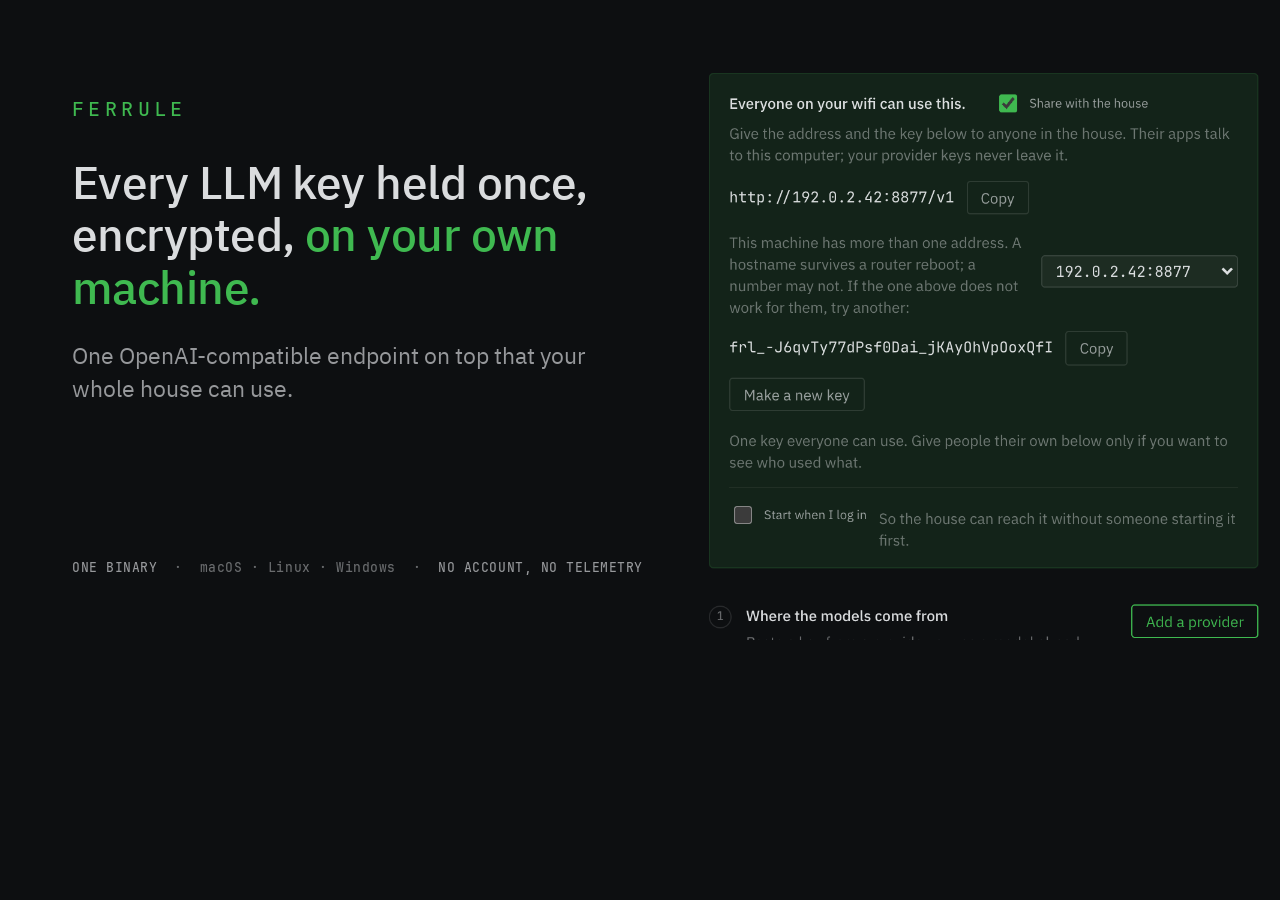
<file: packaging/social/social.html>
<!doctype html>
<!-- The GitHub social card. Rendered by packaging/social/render.sh into marketing/social.png
     (1280×640). Same type and palette as the panel; the right half is the household card
     from marketing/hero.png, so the card and the README hero always show the same build. -->
<html><head><meta charset="utf-8">
<style>
  @font-face { font-family: "Ferrule Mono"; src: url("../../internal/ui/assets/fonts/JetBrainsMono-Medium.woff2") format("woff2"); font-weight: 500; }
  @font-face { font-family: "Ferrule Sans"; src: url("../../internal/ui/assets/fonts/IBMPlexSans-Regular.woff2") format("woff2"); font-weight: 400; }
  @font-face { font-family: "Ferrule Sans"; src: url("../../internal/ui/assets/fonts/IBMPlexSans-Medium.woff2") format("woff2"); font-weight: 500; }
  html, body { margin: 0; background: #0d0f11; }
  body { width: 1280px; height: 640px; position: relative; overflow: hidden;
         font-family: "Ferrule Sans", system-ui, sans-serif; color: rgba(236,238,240,0.92); }
  .copy { position: absolute; left: 72px; top: 96px; width: 560px; }
  .brand { font-family: "Ferrule Mono", monospace; font-weight: 500; font-size: 20px;
           letter-spacing: 0.22em; color: #3fb950; }
  h1 { margin: 34px 0 0; font-weight: 500; font-size: 46px; line-height: 1.14; letter-spacing: -0.012em; }
  h1 em { font-style: normal; color: #3fb950; }
  p.sub { margin: 26px 0 0; font-size: 23px; line-height: 1.4; color: rgba(236,238,240,0.62); }
  .facts { position: absolute; left: 72px; bottom: 64px; font-family: "Ferrule Mono", monospace;
           font-weight: 500; font-size: 13px; letter-spacing: 0.04em; color: rgba(236,238,240,0.42); }
  .facts b { color: rgba(236,238,240,0.62); font-weight: 500; }
  /* The household card, lifted whole from the hero at 1.2x (in the hero's CSS pixels it sits
     at 154,64 and is 458×414). The section under it runs off the bottom on purpose: the card
     is the glimpse, the sentence is the message. */
  .shot { position: absolute; left: 700px; top: 64px; width: 580px; height: 576px; overflow: hidden; }
  .shot img { position: absolute; width: 1000px; transform-origin: 0 0; transform: scale(1.2);
              left: -176px; top: -68px; }
</style></head>
<body>
  <div class="copy">
    <div class="brand">FERRULE</div>
    <h1>Every LLM key held once, encrypted, <em>on your own machine.</em></h1>
    <p class="sub">One OpenAI-compatible endpoint on top that your whole house can use.</p>
  </div>
  <div class="facts"><b>ONE BINARY</b> &nbsp;·&nbsp; macOS · Linux · Windows &nbsp;·&nbsp; <b>NO ACCOUNT, NO TELEMETRY</b></div>
  <div class="shot"><img src="../../marketing/hero.png" alt=""></div>
</body></html>
</file>
